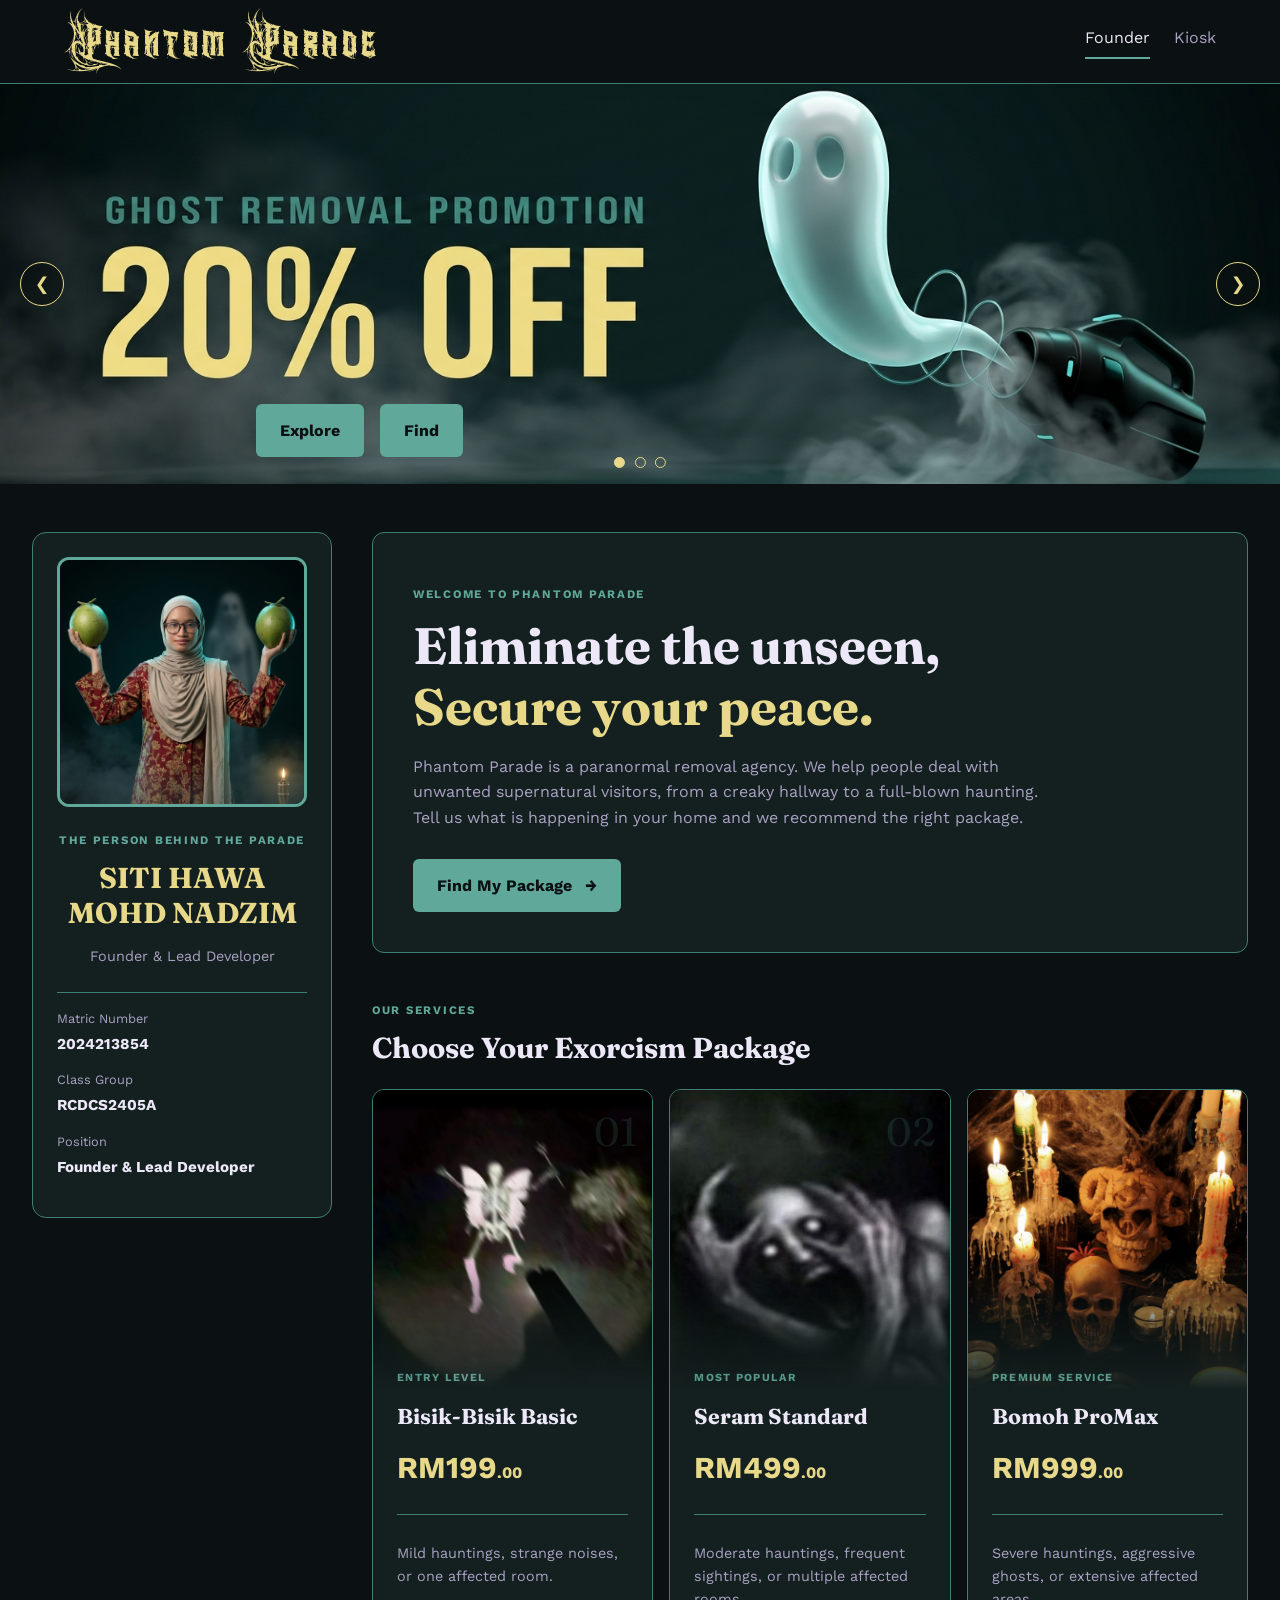
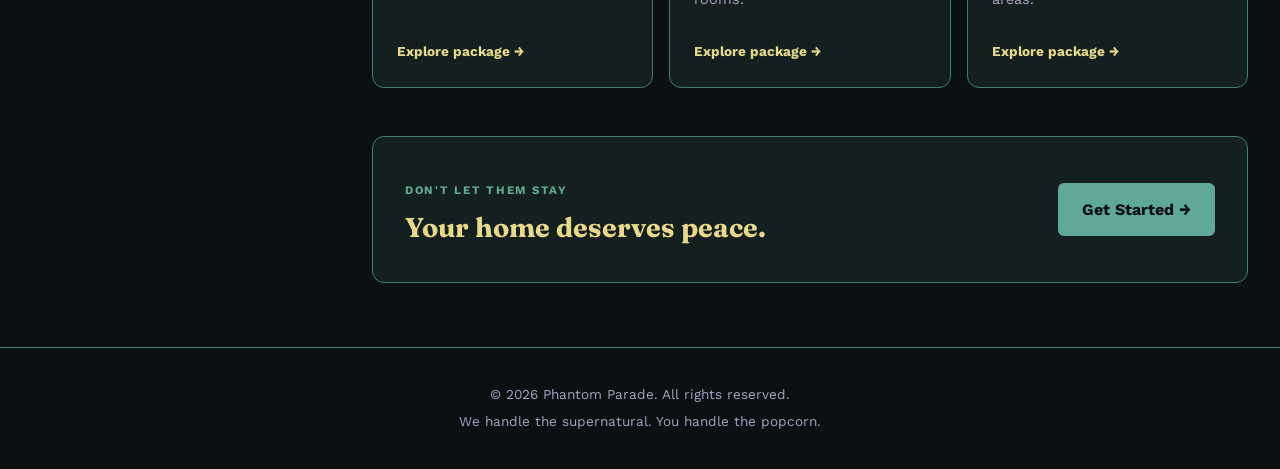
<file: index.html>
<!DOCTYPE html>
<html lang="en">
<head>
  <meta charset="UTF-8">
  <meta name="viewport" content="width=device-width, initial-scale=1">
  <title>Phantom Parade | Founder</title>
  <link rel="preconnect" href="https://fonts.googleapis.com">
  <link rel="preconnect" href="https://fonts.gstatic.com" crossorigin>
  <link href="https://fonts.googleapis.com/css2?family=Fraunces:wght@600;700&family=Work+Sans:wght@400;500;600;700&display=swap" rel="stylesheet">
  <link rel="stylesheet" href="css/style.css">
  <link rel="icon" type="image/svg+xml" href="favicon/ghost.svg">
</head>
<body>
  <header class="nav">
    <a class="logo" href="index.html">Phantom Parade</a>
    <nav>
      <a href="index.html" class="active">Founder</a>
      <a href="recommender.html">Kiosk</a>
    </nav>
  </header>

  <!-- Hero Slider -->
  <section class="hero" aria-label="Featured banners">
    <div class="slide active">     
      <img src="images/hero2.jpg"
          alt="Phantom Parade packages">
          <div class="slide-buttons">
            <a class="btn" href="#main">Explore</a>
            <a class="btn secondary" href="recommender.html">Find</a>
          </div>
    </div>
    <div class="slide">
      <img src="images/hero1.jpg"
         alt="Phantom Parade ghost removal promotion">
    </div>
    <div class="slide">
      <img src="images/hero5.jpg"
         alt="Phantom Parade brand banner">
    </div>
    <button type="button" class="arrow prev" aria-label="Previous banner">
      &#10094;
    </button>
    <button type="button" class="arrow next" aria-label="Next banner">
      &#10095;
    </button>
    <div class="dots"></div>
  </section>

  <!-- Main Content -->
  <main class="layout" id="main">

    <aside class="founder">
      <div class="founder-image">
        <img class="portrait"
             src="images/hawa.jpg"
             alt="Photo of the founder">
      </div>

      <div class="profile">
        <p class="eyebrow">THE PERSON BEHIND THE PARADE</p>
        <h1>SITI HAWA<br>MOHD NADZIM</h1>
        <p class="role">Founder & Lead Developer</p>

        <div class="profile-details">
          <div class="detail">
            <span>Matric Number</span>
            <strong>2024213854</strong>
          </div>

          <div class="detail">
            <span>Class Group</span>
            <strong>RCDCS2405A</strong>
          </div>

          <div class="detail">
            <span>Position</span>
            <strong>Founder & Lead Developer</strong>
          </div>
        </div>
      </div>
    </aside>

    <div class="content">
      <section class="panel introduction">
        <p class="eyebrow">WELCOME TO PHANTOM PARADE</p>
        <h2>Eliminate the unseen,<br>
          <span>Secure your peace.</span>
        </h2>
        <p>
          Phantom Parade is a paranormal removal agency.
          We help people deal with unwanted supernatural visitors,
          from a creaky hallway to a full-blown haunting.
          Tell us what is happening in your home and we recommend
          the right package.
        </p>
        <a class="btn" href="recommender.html">
          Find My Package
          <span>&rarr;</span>
        </a>
      </section>

      <!-- Package Section -->
      <section class="package-section">
        <div class="section-heading">
          <div>
            <p class="eyebrow">OUR SERVICES</p>
            <h2>Choose Your Exorcism Package</h2>
          </div>
        </div>

        <div class="packages">
          <!-- Basic -->
          <article class="panel package-card">
              <img class="package-img" src="images/package1.jpg" alt="Bisik-Bisik Basic: a dim quiet hallway">
            <span class="package-number">01</span>
            <p class="package-type">ENTRY LEVEL</p>
            <h3>Bisik-Bisik Basic</h3>
            <p class="price">RM199<span>.00</span></p>
            <div class="package-divider"></div>
            <p>
              Mild hauntings, strange noises,
              or one affected room.
            </p>
            <a href="recommender.html" class="package-link">
              Explore package &rarr;
            </a>
          </article>

          <!-- Standard -->
          <article class="panel package-card">
            <img class="package-img" src="images/package2.jpg" alt="Seram Standard: a haunted living room">
            <span class="package-number">02</span>
            <p class="package-type">MOST POPULAR</p>
            <h3>Seram Standard</h3>
            <p class="price">RM499<span>.00</span></p>
            <div class="package-divider"></div>
            <p>
              Moderate hauntings, frequent sightings,
              or multiple affected rooms.
            </p>
            <a href="recommender.html" class="package-link">
              Explore package &rarr;
            </a>
          </article>

          <!-- ProMax -->
          <article class="panel package-card">
              <img class="package-img" src="images/package3.jpg" alt="Bomoh ProMax: a large haunted house at night">
            <span class="package-number">03</span>
            <p class="package-type">PREMIUM SERVICE</p>
            <h3>Bomoh ProMax</h3>
            <p class="price">RM999<span>.00</span></p>
            <div class="package-divider"></div>
            <p>
              Severe hauntings, aggressive ghosts,
              or extensive affected areas.
            </p>
            <a href="recommender.html" class="package-link">
              Explore package &rarr;
            </a>
          </article>
        </div>
      </section>

      <section class="closing panel">
        <div>
          <p class="eyebrow">DON'T LET THEM STAY</p>
          <h2>Your home deserves peace.</h2>
        </div>
        <a href="recommender.html" class="btn">
          Get Started &rarr;
        </a>
      </section>
    </div>
  </main>

  <!-- Footer -->
  <footer>
    <p>&copy; 2026 Phantom Parade. All rights reserved.</p>
    <p>We handle the supernatural. You handle the popcorn.</p>
  </footer>

  <script src="js/script.js"></script>
</body>
</html>
</file>
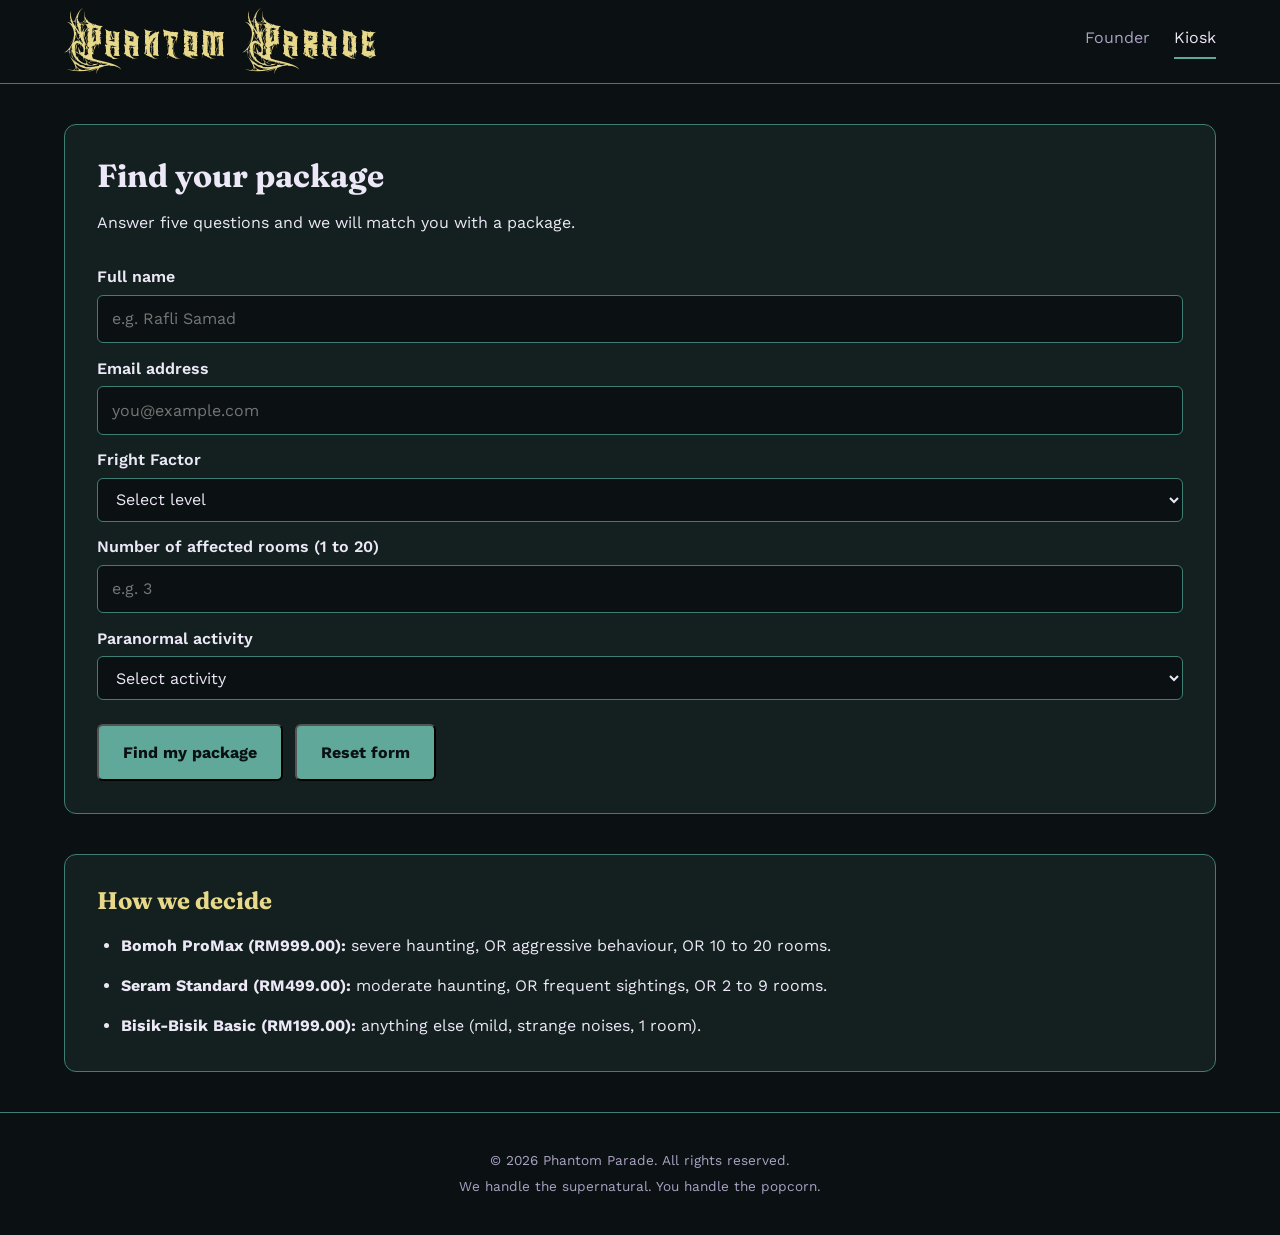
<file: recommender.html>
<!DOCTYPE html>
<html lang="en">
<head>
  <meta charset="UTF-8">
  <meta name="viewport" content="width=device-width, initial-scale=1">
  <title>Phantom Parade | Package Recommender</title>
  <link rel="preconnect" href="https://fonts.googleapis.com">
  <link href="https://fonts.googleapis.com/css2?family=Fraunces:wght@600;700&family=Work+Sans:wght@400;600;700&display=swap" rel="stylesheet">
  <link rel="stylesheet" href="css/style.css">
  <link rel="icon" type="image/svg+xml" href="favicon/ghost.svg">
</head>
<body>
  <header class="nav">
    <a class="logo" href="index.html">Phantom Parade</a>
    <nav>
      <a href="index.html">Founder</a>
      <a href="recommender.html" class="active">Kiosk</a>
    </nav>
  </header>

  <main>
    <section class="panel recommender-layout">
      <h1>Find your package</h1>
      <p>Answer five questions and we will match you with a package.</p>

      <form id="hauntForm" novalidate>
        <label for="fullName">Full name</label>
        <input type="text" id="fullName" placeholder="e.g. Rafli Samad">

        <label for="email">Email address</label>
        <input type="email" id="email" placeholder="you@example.com">

        <label for="level">Fright Factor</label>
        <select id="level">
          <option value="">Select level</option>
          <option value="mild">Mild</option>
          <option value="moderate">Moderate</option>
          <option value="severe">Severe</option>
        </select>

        <label for="rooms">Number of affected rooms (1 to 20)</label>
        <input type="number" id="rooms" min="1" max="20" step="1" placeholder="e.g. 3">

        <label for="activity">Paranormal activity</label>
        <select id="activity">
          <option value="">Select activity</option>
          <option value="noises">Strange noises</option>
          <option value="sightings">Frequent sightings</option>
          <option value="aggressive">Aggressive behaviour</option>
        </select>

        <div class="actions">
          <button type="submit" class="btn">Find my package</button>
          <button type="reset" class="btn secondary">Reset form</button>
        </div>
      </form>
    </section>

    <section id="result" class="panel result" hidden aria-live="polite"></section>
    <section class="panel rules">
      <h2>How we decide</h2>
      <ul>
        <li><strong>Bomoh ProMax (RM999.00):</strong> severe haunting, OR aggressive behaviour, OR 10 to 20 rooms.</li>
        <li><strong>Seram Standard (RM499.00):</strong> moderate haunting, OR frequent sightings, OR 2 to 9 rooms.</li>
        <li><strong>Bisik-Bisik Basic (RM199.00):</strong> anything else (mild, strange noises, 1 room).</li>
      </ul>
    </section>
  </main>

  <div id="jumpscare" class="jumpscare" hidden aria-hidden="true">
    <img src="images/ghost.jpg" alt="">
  </div>
  <audio id="scareSound" src="audio/scary.mp3" preload="auto"></audio>

    <footer>
    <p>&copy; 2026 Phantom Parade. All rights reserved.</p>
    <p>We handle the supernatural. You handle the popcorn.</p>
  </footer>
  <script src="js/script.js"></script>
</body>
</html>
</file>
<file: css/style.css>
:root {
  --bg: #0B1112;
  --panel: #14201F;
  --panel-light: #1B2C29;
  --line: #3F7F73;
  --teal: #5FA89A;
  --light: #E8D98A;
  --text: #ECE8F7;
  --muted: #A9A2C4;
}

@font-face {
  font-family: "Parade";
  src: url("../fonts/Heavytal.ttf") format("truetype");
  font-weight: 400;
  font-display: swap;
}

* {
  box-sizing: border-box;
  overscroll-behavior: none;
}

html {
  scroll-behavior: smooth;
}

body {
  margin: 0;
  background: var(--bg);
  color: var(--text);
  font-family: "Work Sans", system-ui, sans-serif;
  line-height: 1.6;
}

h1, h2, h3 {
  font-family: "Fraunces", Georgia, serif;
  line-height: 1.2;
}

a {
  color: var(--light);
  text-decoration: none;
}

button, input, select {
  font: inherit;
}

.recommender-layout {
  width: 90%;
  max-width: 1400px;
  margin: 2.5rem auto;
  display: flex;
  flex-direction: column;
  gap: .5rem;
  padding: 1.5rem 2rem;
  background: var(--panel);
  border: 1px solid var(--line);
  border-radius: 12px;
}

.recommender-layout h1 {
  margin: 0 0 .4rem;
  font-size: 2rem;
}

/* Description */
.recommender-layout > p {
  margin: 0 0 .5rem;
}

/* Form spacing */
.recommender-layout label {
  margin: .8rem 0 .3rem;
}

.recommender-layout input,
.recommender-layout select {
  padding: .65rem .85rem;
}

.rules {
  width: 90%;
  max-width: 1400px;
  margin: 0 auto 2.5rem;
  padding: 2rem;
}

.rules h2 {
  color: var(--light);
  margin-top: 0;
  margin-bottom: 1rem;
}

.rules ul {
  padding-left: 1.5rem;
  margin-bottom: 0;
}

.rules li {
  margin-bottom: .8rem;
  line-height: 1.7;
}

.rules li:last-child {
  margin-bottom: 0;
}

/* Navigation */
.nav {
  display: flex;
  justify-content: space-between;
  align-items: center;
  flex-wrap: wrap;
  gap: 1rem;
  padding: 1rem 5%;
  background: var(--bg);
  border-bottom: 1px solid var(--line);
}

.logo {
  font-family: "Parade", Georgia, serif;
  font-size: 2rem;
  color: var(--light);
  letter-spacing: .08em;
}

.nav nav {
  display: flex;
  gap: 1.5rem;
}

.nav nav a {
  color: var(--muted);
  padding-bottom: .4rem;
  transition: color .3s ease;
}

.nav nav a:hover,
.nav nav a.active {
  color: var(--text);
  border-bottom: 2px solid var(--teal);
}

/* Hero Slider */
.hero {
  position: relative;
  width: 100%;
  aspect-ratio: 16 / 5;
  min-height: 0px;
  max-height: none;
  margin-bottom: 3rem;
  overflow: hidden;
  background: var(--panel);
}

.slide {
  position: absolute;
  inset: 0;
  opacity: 0;
  pointer-events: none;
  transition: opacity 1s ease;
}

.slide.active {
  opacity: 1;
  pointer-events: auto;
}

.slide img {
  width: 100%;
  height: 100%;
  object-fit: cover;
  display: block;
}

.slide-buttons {
  position: absolute;
  left: 20%;
  top: 80%;                 
  display: flex;
  gap: 1rem;
}

html { 
  scroll-behavior: smooth; 
}

/* Slider arrows */
.arrow {
  position: absolute;
  top: 50%;
  transform: translateY(-50%);
  z-index: 2;
  width: 44px;
  height: 44px;
  border: 1px solid var(--light);
  border-radius: 50%;
  background: rgba(11, 17, 18, .65);
  color: var(--light);
  font-size: 1.1rem;
  cursor: pointer;
  transition: background .3s, color .3s;
}

.arrow:hover {
  background: var(--light);
  color: var(--bg);
}

.prev {
  left: 20px;
}

.next {
  right: 20px;
}

/* Slider dots */
.dots {
  position: absolute;
  bottom: 16px;
  left: 50%;
  transform: translateX(-50%);
  display: flex;
  gap: .6rem;
  z-index: 2;
}

.dots button {
  width: 11px;
  height: 11px;
  padding: 0;
  border: 1px solid var(--light);
  border-radius: 50%;
  background: transparent;
  cursor: pointer;
}

.dots button.active {
  background: var(--light);
}

/*Main Layout */
.layout {
  max-width: 1350px;
  margin: 0 auto;
  padding: 0 2rem 4rem;
  display: grid;
  grid-template-columns: 300px minmax(0, 1fr);
  gap: 2.5rem;
  align-items: start;
}

.founder {
  position: sticky;
  top: 2rem;
  padding: 1.5rem;
  background: var(--panel);
  border: 1px solid var(--line);
  border-radius: 14px;
  text-align: center;
}

.founder-image {
  margin-bottom: 1.5rem;
}

.portrait {
  display: block;
  width: 100%;
  aspect-ratio: 1 / 1;
  object-fit: cover;
  border: 3px solid var(--teal);
  border-radius: 12px;
}

.eyebrow {
  color: var(--teal);
  font-size: .72rem;
  font-weight: 700;
  letter-spacing: .15em;
  text-transform: uppercase;
}

.profile h1 {
  font-size: 1.8rem;
  margin: .5rem 0;
  color: var(--light);
}

.role {
  color: var(--muted);
  font-size: .9rem;
  margin-bottom: 1.5rem;
}

.profile-details {
  border-top: 1px solid var(--line);
  padding-top: 1rem;
  text-align: left;
}

.detail {
  display: flex;
  flex-direction: column;
  gap: .15rem;
  margin-bottom: .9rem;
}

.detail span {
  color: var(--muted);
  font-size: .8rem;
}

.detail strong {
  font-size: .95rem;
}

.content {
  min-width: 0;
}

.panel {
  background: var(--panel);
  border: 1px solid var(--line);
  border-radius: 12px;
  padding: 2rem;
}

.introduction {
  margin-bottom: 3rem;
  padding: 2.5rem;
}

.introduction h2 {
  font-size: clamp(2rem, 4vw, 3.3rem);
  margin: .5rem 0 1rem;
}

.introduction h2 span {
  color: var(--light);
}

.introduction > p:not(.eyebrow) {
  max-width: 650px;
  color: var(--muted);
  margin-bottom: 1.8rem;
}

.btn {
  display: inline-flex;
  align-items: center;
  justify-content: center;
  gap: .8rem;
  padding: .85rem 1.5rem;
  background: var(--teal);
  color: var(--bg);
  border-radius: 6px;
  font-weight: 700;
  cursor: pointer;
  transition: background .3s ease,
              transform .3s ease;
}

.btn:hover {
  background: var(--light);
  transform: translateY(-3px);
}


/*PACKAGE SECTION */
.package-section {
  margin-bottom: 3rem;
}

.section-heading {
  margin-bottom: 1.5rem;
}

.section-heading h2 {
  font-size: 1.8rem;
  margin: .3rem 0;
}

.packages {
  display: grid;
  grid-template-columns: repeat(3, minmax(0, 1fr));
  gap: 1rem;
  align-items: stretch;
}

.package-card {
  position: relative;
  display: flex;
  flex-direction: column;
  min-height: 280px;
  padding: 1.5rem;
  overflow: hidden;
  transition: border-color .3s ease,
              box-shadow .3s ease;
}

.package-img {
  display: block;
  width: calc(100% + 3rem);
  height: 300px;                     
  margin: -1.5rem -1.5rem -2rem;      
  object-fit: cover;
  object-position: center;
  -webkit-mask-image: linear-gradient(to bottom, #000 55%, transparent 100%);
  mask-image: linear-gradient(to bottom, #000 55%, transparent 100%);
}

.package-number {
  position: absolute;
  top: 10px;
  right: 15px;
  font-family: "Fraunces", serif;
  font-size: 2.5rem;
  color: rgba(95, 168, 154, .15);
}

.package-type {
  color: var(--teal);
  font-size: .68rem;
  font-weight: 700;
  letter-spacing: .12em;
}

.package-card h3 {
  font-size: 1.35rem;
  margin: .4rem 0;
}

.price {
  color: var(--light);
  font-size: 1.9rem;
  font-weight: 700;
  margin: .5rem 0;
}

.price span {
  font-size: 1rem;
}

.package-divider {
  width: 100%;
  height: 1px;
  background: var(--line);
  margin: .8rem 0;
}

.package-card > p:not(.package-type):not(.price) {
  color: var(--muted);
  font-size: .9rem;
  flex-grow: 1;
}

.package-link {
  display: inline-block;
  margin-top: 1rem;
  font-size: .85rem;
  font-weight: 700;
  color: var(--light);
}

.package-link:hover {
  color: var(--teal);
}

.package-card.featured {
  background: var(--panel-light);
  border-color: var(--teal);
}

/* Shake Animation */
.package-card:hover {
  animation: shake .4s ease-in-out;
  border-color: rgba(255, 255, 255, .8);
  box-shadow:
    0 0 14px rgba(255, 255, 255, .25),
    0 0 35px rgba(95, 168, 154, .2),
    0 18px 36px -8px rgba(255, 255, 255, .15);
}

@keyframes shake {
  0% {
    transform: translate(0, 0) rotate(0);
  }
  20% {
    transform: translate(-3px, 1px) rotate(-1deg);
  }
  40% {
    transform: translate(3px, -1px) rotate(1deg);
  }
  60% {
    transform: translate(-2px, 1px) rotate(-.6deg);
  }
  80% {
    transform: translate(2px, -1px) rotate(.6deg);
  }
  100% {
    transform: translate(0, 0) rotate(0);
  }
}

.closing {
  display: flex;
  justify-content: space-between;
  align-items: center;
  flex-wrap: wrap;
  gap: 1.5rem;
}

.closing h2 {
  font-size: 1.7rem;
  margin: .4rem 0;
  color: var(--light);
}

label {
  display: block;
  margin: 1.1rem 0 .35rem;
  font-weight: 600;
}

input,
select {
  width: 100%;
  padding: .75rem .85rem;

  background: var(--bg);
  color: var(--text);

  border: 1px solid var(--line);
  border-radius: 6px;
}

input:focus,
select:focus,
a:focus-visible,
button:focus-visible {
  outline: 3px solid var(--light);
  outline-offset: 3px;
}

.actions {
  display: flex;
  flex-wrap: wrap;
  gap: .75rem;
  margin-top: 1.5rem;
}

/* Recommendation Result*/
.result {
  border-color: var(--teal);
  margin-bottom: 1.5rem;
}

.result,
.rules {
  width: 90%;
  max-width: 1400px;      
  margin-right: auto;
  margin-left: auto;
}

.result h2 {
  color: var(--light);
}

.result .price {
  font-size: 2.2rem;
}

.result ul {
  padding-left: 1.2rem;
  color: var(--muted);
}

.result[hidden] {
  display: none;
}

.result.reveal {
  animation:
    resultShake .5s ease-in-out,
    resultMist 1.6s ease-out .3s forwards;
}

@keyframes resultShake {
  0%   { transform: translate(0, 0) rotate(0); }
  20%  { transform: translate(-5px, 1px) rotate(-.6deg); }
  40%  { transform: translate(5px, -1px) rotate(.6deg); }
  60%  { transform: translate(-3px, 1px) rotate(-.4deg); }
  80%  { transform: translate(3px, -1px) rotate(.4deg); }
  100% { transform: translate(0, 0) rotate(0); }
}

@keyframes resultMist {
  0% {
    box-shadow:
      0 0 0 0 rgba(255, 255, 255, 0),
      0 0 0 0 rgba(95, 168, 154, 0);
  }
  50% {
    box-shadow:
      0 -20px 80px 20px rgba(255, 255, 255, .22),
      0 10px 110px 40px rgba(95, 168, 154, .30);
  }
  100% {
    box-shadow:
      0 -10px 60px 10px rgba(255, 255, 255, .10),
      0 10px 90px 25px rgba(95, 168, 154, .18);
  }
}

.recommender-layout, .rules {
  transition: box-shadow .4s ease, border-color .4s ease;
}

.recommender-layout:hover, .rules:hover {
  border-color: var(--teal);
  box-shadow:
    0 0 12px rgba(95, 168, 154, .35),
    0 0 36px rgba(95, 168, 154, .22),
    0 0 70px rgba(232, 217, 138, .10);
}

/* Footer*/
footer {
  text-align: center;
  padding: 2rem 1rem;
  color: var(--muted);
  font-size: .85rem;
  border-top: 1px solid var(--line);
}

footer p {
  margin: .3rem 0;
}

/*Responsive Design*/
@media (max-width: 1000px) {

  .layout {
    grid-template-columns: 1fr;
  }

  .founder {
    position: static;
    max-width: 500px;
    width: 100%;
    margin: 0 auto 1rem;
  }

  .portrait {
    max-width: 280px;
    margin: 0 auto;
  }

  .packages {
    grid-template-columns: repeat(2, minmax(0, 1fr));
  }
}

@media (max-width: 600px) {

  .nav {
    justify-content: center;
    padding: 1rem;
  }

  .logo {
    font-size: 1.7rem;
  }

  .nav nav {
    gap: 1rem;
  }

  .hero {
    aspect-ratio: 16 / 5;
    min-height: 220px;
    max-height: 480px;
    margin-bottom: 2rem;
  }

  .recommender-layout {
    width: 92%;
    margin: 1.5rem auto;
    padding: 1.5rem;
  }

  .layout {
    padding: 0 1rem 2.5rem;
    gap: 1.5rem;
  }

  .introduction {
    padding: 1.5rem;
  }

  .introduction h2 {
    font-size: 2rem;
  }

  .packages {
    grid-template-columns: 1fr;
  }

  .package-card {
    min-height: 240px;
  }

  .closing {
    padding: 1.5rem;
  }

  .arrow {
    width: 36px;
    height: 36px;
    font-size: .9rem;
  }

  .prev {
    left: 10px;
  }

  .next {
    right: 10px;
  }

  .slide-buttons { top: 66%; gap: .5rem; }
  .slide-buttons .btn { padding: .5rem .9rem; font-size: .85rem; }

}

@media (prefers-reduced-motion: reduce) {

  *,
  *::before,
  *::after {
    scroll-behavior: auto !important;
    animation-duration: .01ms !important;
    transition-duration: .01ms !important;
  }

  .package-card:hover {
    animation: none;
  }

}

/*Jumpscare*/
.jumpscare {
  position: fixed;
  inset: 0;
  z-index: 9999;
  display: flex;
  align-items: center;
  justify-content: center;
  background: rgba(0, 0, 0, .45);   
}

.jumpscare[hidden] { display: none; }

.jumpscare img {
  width: 100%;
  height: 100%;
  object-fit: cover;
  animation: scare 1.8s linear forwards;
}

@keyframes scare {
  0%   { transform: scale(1.15); opacity: 1; }   
  10%  { transform: scale(1.25) translate(-14px, 8px); }
  20%  { transform: scale(1.2)  translate(14px, -8px); }
  30%  { transform: scale(1.3)  translate(-10px, 6px); }
  40%  { transform: scale(1.25) translate(10px, -6px); }
  60%  { transform: scale(1.35) translate(-6px, 4px); }
  100% { transform: scale(1.45); opacity: 1; }   
}
</file>
